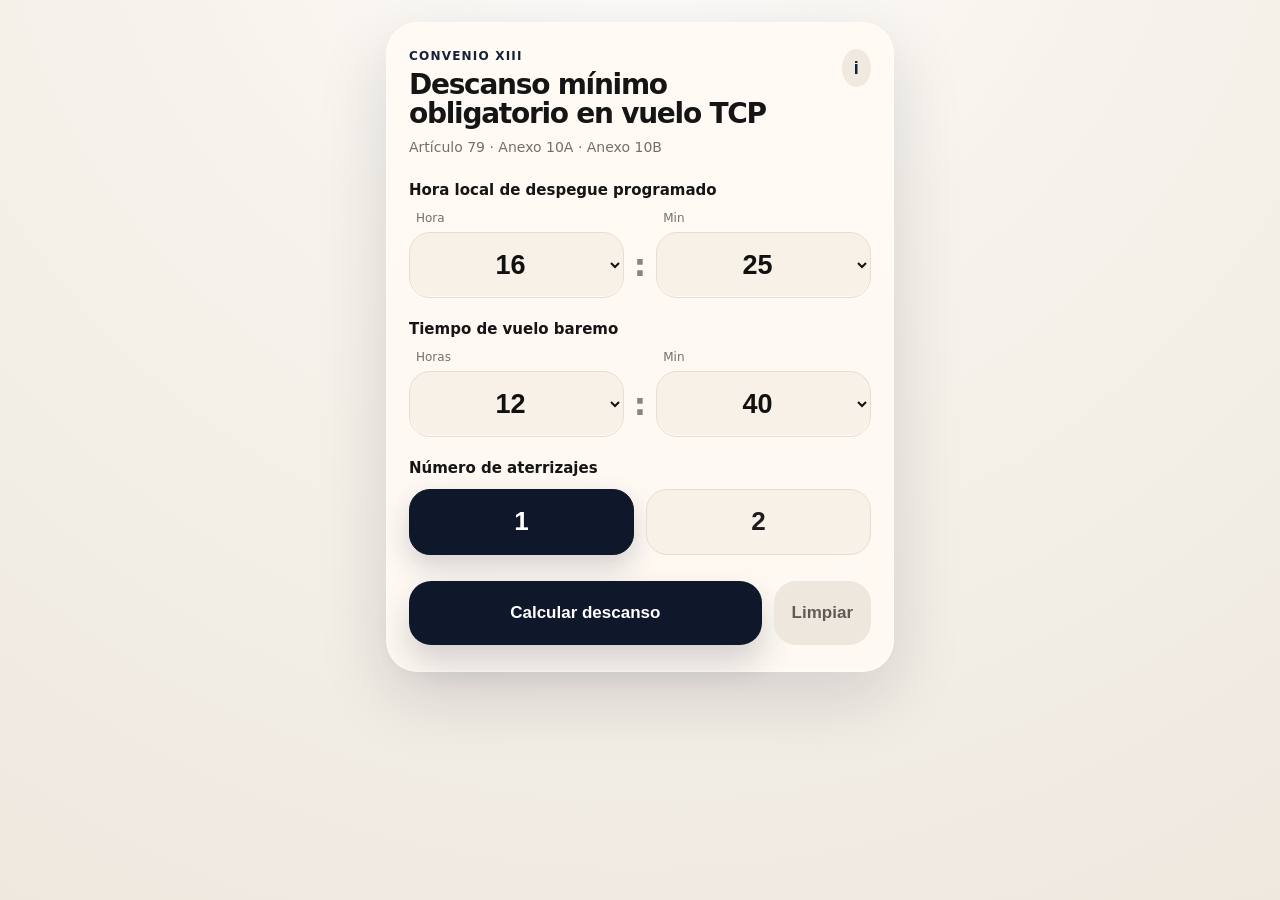
<file: index.html>
<!doctype html>
<html lang="es">
<head>
  <meta charset="utf-8" />
  <meta name="viewport" content="width=device-width, initial-scale=1, viewport-fit=cover" />
  <meta name="theme-color" content="#0f172a" />
  <meta name="apple-mobile-web-app-capable" content="yes" />
  <meta name="apple-mobile-web-app-title" content="Descanso TCP" />
  <meta name="apple-mobile-web-app-status-bar-style" content="black-translucent" />
  <title>Descanso mínimo obligatorio en vuelo TCP</title>
  <link rel="manifest" href="manifest.webmanifest" />
  <link rel="apple-touch-icon" href="icons/icon-192.png" />
  <link rel="stylesheet" href="style.css" />
</head>
<body>
  <div id="splash" class="splash" aria-hidden="true">
    <img src="icons/icon-192.png" alt="" class="splash-icon" />
    <h1>Descanso mínimo obligatorio en vuelo TCP</h1>
    <p>Convenio XIII</p>
    <small>© 2026 Callaloro · XIII Convenio TCP</small>
  </div>

  <main class="app-shell">
    <section class="card">
      <header class="top">
        <div>
          <p class="eyebrow">Convenio XIII</p>
          <h1>Descanso mínimo obligatorio en vuelo TCP</h1>
          <p class="sub">Artículo 79 · Anexo 10A · Anexo 10B</p>
        </div>
        <button id="infoBtn" class="icon-btn" type="button" aria-label="Información">i</button>
      </header>

      <form id="calcForm" class="form">
        <div class="field">
          <label>Hora local de despegue programado</label>
          <div class="wheel">
            <div class="select-wrap"><span>Hora</span><select id="depH"></select></div>
            <strong>:</strong>
            <div class="select-wrap"><span>Min</span><select id="depM"></select></div>
          </div>
        </div>

        <div class="field">
          <label>Tiempo de vuelo baremo</label>
          <div class="wheel">
            <div class="select-wrap"><span>Horas</span><select id="fltH"></select></div>
            <strong>:</strong>
            <div class="select-wrap"><span>Min</span><select id="fltM"></select></div>
          </div>
        </div>

        <div class="field">
          <label>Número de aterrizajes</label>
          <div class="segmented" role="group" aria-label="Número de aterrizajes">
            <button class="seg active" id="seg1" type="button">1</button>
            <button class="seg" id="seg2" type="button">2</button>
          </div>
        </div>

        <div class="actions">
          <button id="calc" class="primary" type="submit">Calcular descanso</button>
          <button id="clear" class="secondary" type="button">Limpiar</button>
        </div>
      </form>

      <section id="result" class="result" aria-live="polite"></section>
    </section>
  </main>

  <dialog id="infoDialog" class="dialog">
    <button id="closeInfo" class="close" type="button">×</button>
    <img src="icons/icon-192.png" alt="" class="about-icon" />
    <h2>Descanso mínimo obligatorio en vuelo TCP</h2>
    <p>Convenio XIII</p>
    <ul>
      <li>Artículo 79 – Límites de actividad aérea</li>
      <li>Anexo 10A – Descanso en vuelo</li>
      <li>Anexo 10B – Descanso con exceso de actividad</li>
    </ul>
    <p class="version">Versión 2.0.0 beta<br>© 2026 Callaloro · XIII Convenio TCP</p>
  </dialog>

  <script src="app.js"></script>
</body>
</html>
</file>
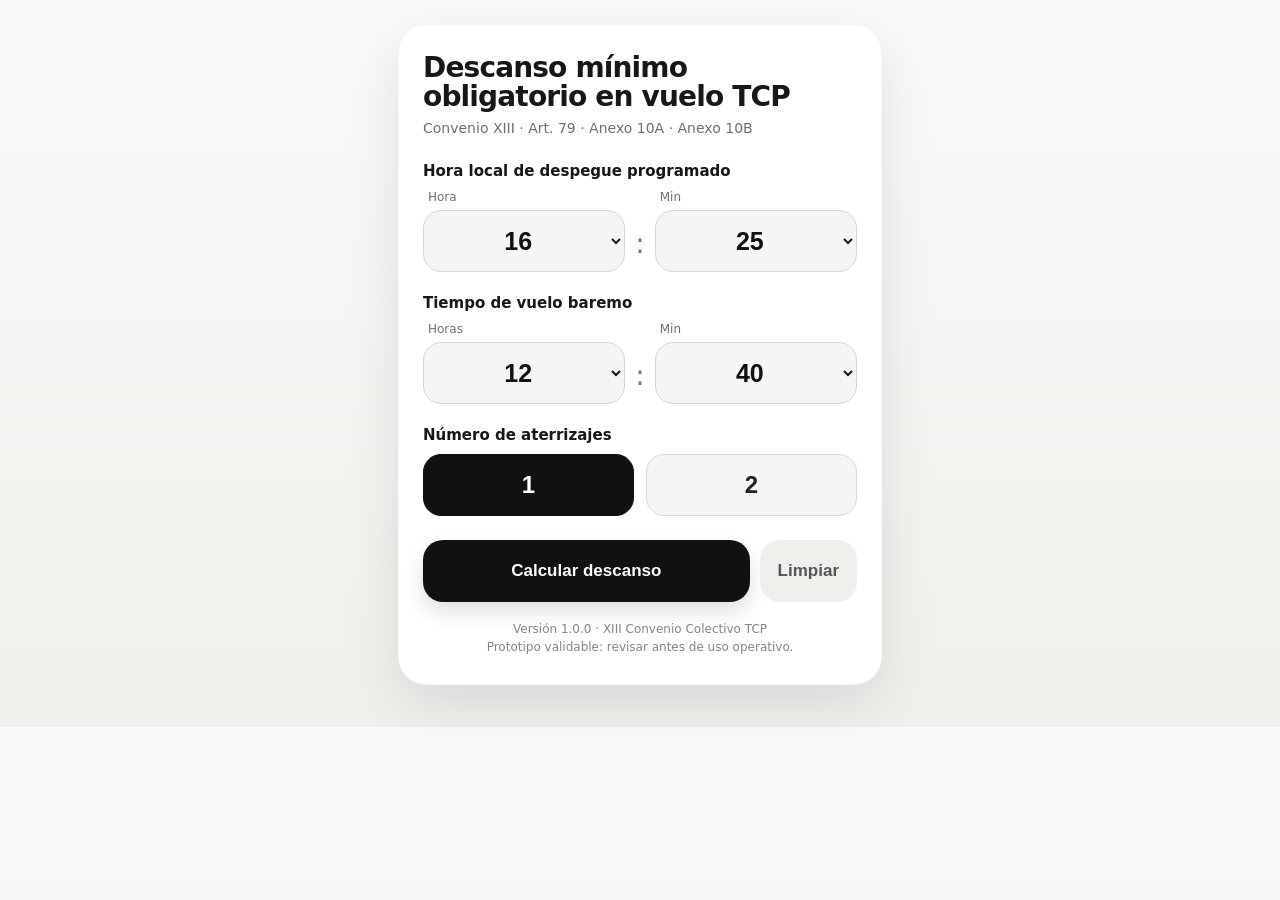
<file: descanso_tcp_pwa_v1/index.html>
<!doctype html>
<html lang="es">
<head>
<meta charset="utf-8" />
<meta name="viewport" content="width=device-width, initial-scale=1, viewport-fit=cover" />
<title>Descanso mínimo obligatorio en vuelo TCP</title>

<meta name="theme-color" content="#f7f7f5" />
<meta name="mobile-web-app-capable" content="yes" />
<meta name="apple-mobile-web-app-capable" content="yes" />
<meta name="apple-mobile-web-app-title" content="Descanso TCP" />
<meta name="apple-mobile-web-app-status-bar-style" content="default" />
<link rel="manifest" href="manifest.webmanifest" />
<link rel="icon" href="icons/icon-192.png" sizes="192x192" />
<link rel="apple-touch-icon" href="icons/icon-192.png" />
<style>
:root{
  --bg:#f7f7f5; --card:#ffffff; --text:#171717; --muted:#6f6f6f; --line:#e7e2dc;
  --accent:#b00020; --accent2:#f6eef0; --ok:#107c41; --warn:#a15c00;
  --shadow: 0 18px 55px rgba(0,0,0,.10);
}
*{box-sizing:border-box} body{margin:0;font-family:Inter,Roboto,system-ui,-apple-system,Segoe UI,sans-serif;background:linear-gradient(180deg,#fafaf8,#f0efec);color:var(--text);}
.wrap{max-width:520px;margin:0 auto;padding:24px 18px 42px;}
.card{background:var(--card);border-radius:28px;padding:28px 24px;box-shadow:var(--shadow);border:1px solid rgba(0,0,0,.04)}
h1{font-size:28px;line-height:1.05;margin:0 0 8px;font-weight:850;letter-spacing:-.03em}.sub{font-size:14px;color:var(--muted);margin:0 0 26px}
.field{margin:22px 0}.label{font-size:15px;font-weight:750;margin:0 0 10px}.wheel{display:grid;grid-template-columns:1fr auto 1fr;gap:10px;align-items:center}.colon{font-size:28px;color:#777;margin-top:26px}.selectbox{display:flex;flex-direction:column;gap:6px}.selectbox span{font-size:12px;color:var(--muted);padding-left:5px}
select{width:100%;font-size:25px;font-weight:650;padding:15px 14px;border-radius:18px;border:1px solid #d8d5d1;background:#f6f5f3;color:#111;appearance:auto;text-align:center;min-height:62px}
.segmented{display:grid;grid-template-columns:1fr 1fr;gap:12px}.seg{border:1px solid #ddd8d2;background:#f6f5f3;border-radius:18px;min-height:62px;font-size:24px;font-weight:800;color:#222}.seg.active{background:#111;color:#fff;border-color:#111}
.actions{display:grid;grid-template-columns:1fr auto;gap:10px;align-items:center;margin-top:24px}.btn{border:none;border-radius:20px;min-height:62px;padding:0 18px;font-size:17px;font-weight:850;background:#111;color:white;box-shadow:0 10px 20px rgba(0,0,0,.12)}.clear{background:#f1efec;color:#555;box-shadow:none;min-width:70px}.btn:active,.seg:active{transform:scale(.985)}
.result{margin-top:24px;border-radius:24px;padding:22px;background:#f7f5f3;border:1px solid var(--line);display:none;opacity:0;transform:translateY(10px);transition:.28s ease}.result.show{display:block;opacity:1;transform:translateY(0)}.status{font-size:13px;text-transform:uppercase;letter-spacing:.08em;font-weight:800;color:var(--muted);margin-bottom:8px}.rest{font-size:42px;font-weight:900;letter-spacing:-.04em}.rest.warn{color:var(--accent)}.mini{margin-top:12px;color:var(--muted);font-size:14px;line-height:1.4}.detailsBtn{margin-top:16px;border:none;background:transparent;color:#111;font-weight:800;font-size:15px;padding:8px 0}.details{display:none;border-top:1px solid var(--line);margin-top:12px;padding-top:16px}.details.open{display:block}.row{display:flex;justify-content:space-between;gap:16px;padding:8px 0;border-bottom:1px solid rgba(0,0,0,.05);font-size:14px}.row b{font-weight:800}.note{margin-top:14px;font-size:12px;color:var(--muted);line-height:1.35}.error{background:#fff0f2;border-left:6px solid var(--accent);padding:16px;border-radius:18px;font-weight:750;line-height:1.3}.footer{font-size:12px;color:#858585;text-align:center;margin:18px 0 0;line-height:1.5}.tests{display:none;margin-top:18px;background:#fbfbfa;border:1px solid var(--line);border-radius:18px;padding:14px}.testok{color:var(--ok)}.testbad{color:var(--accent)}
@media (prefers-color-scheme: dark){:root{--bg:#111;--card:#1b1b1b;--text:#f5f5f5;--muted:#aaa;--line:#333}.card{background:#1b1b1b}body{background:#111}select,.seg{background:#262626;color:#fff;border-color:#333}.result{background:#222}.clear{background:#2a2a2a;color:#ddd}.btn{background:#fff;color:#111}.seg.active{background:#fff;color:#111;border-color:#fff}.detailsBtn{color:#fff}.error{background:#31151b}.footer{color:#999}}
</style>
</head>
<body>
<div class="wrap"><div class="card">
  <h1>Descanso mínimo obligatorio en vuelo TCP</h1>
  <p class="sub">Convenio XIII · Art. 79 · Anexo 10A · Anexo 10B</p>

  <div class="field"><p class="label">Hora local de despegue programado</p><div class="wheel">
    <div class="selectbox"><span>Hora</span><select id="depH"></select></div><div class="colon">:</div><div class="selectbox"><span>Min</span><select id="depM"></select></div>
  </div></div>

  <div class="field"><p class="label">Tiempo de vuelo baremo</p><div class="wheel">
    <div class="selectbox"><span>Horas</span><select id="fltH"></select></div><div class="colon">:</div><div class="selectbox"><span>Min</span><select id="fltM"></select></div>
  </div></div>

  <div class="field"><p class="label">Número de aterrizajes</p><div class="segmented">
    <button class="seg active" id="seg1" type="button">1</button><button class="seg" id="seg2" type="button">2</button>
  </div></div>

  <div class="actions"><button class="btn" id="calc" type="button">Calcular descanso</button><button class="btn clear" id="clear" type="button">Limpiar</button></div>

  <div id="result" class="result"></div>
  <div id="tests" class="tests"></div>
  <p class="footer">Versión 1.0.0 · XIII Convenio Colectivo TCP<br>Prototipo validable: revisar antes de uso operativo.</p>
</div></div>
<script>
const $=id=>document.getElementById(id);
const pad=n=>String(n).padStart(2,'0');
const fmt=m=>`${Math.floor(m/60)} h ${pad(m%60)} min`;
const fmtShort=m=>`${Math.floor(m/60)}:${pad(m%60)}`;
const toMin=s=>{let [h,m]=s.split(':').map(Number);return h*60+m};
const inRange=(x,start,end)=> start<=end ? x>=start&&x<=end : x>=start||x<=end;
function addOpts(sel,from,to,step=1){for(let i=from;i<=to;i+=step){const o=document.createElement('option');o.value=i;o.textContent=pad(i);sel.appendChild(o)}}
addOpts($('depH'),0,23); addOpts($('depM'),0,59); addOpts($('fltH'),8,16); addOpts($('fltM'),0,59);
let landings=1;
$('seg1').onclick=()=>{landings=1;$('seg1').classList.add('active');$('seg2').classList.remove('active');save()}
$('seg2').onclick=()=>{landings=2;$('seg2').classList.add('active');$('seg1').classList.remove('active');save()}

// Artículo 79 – Límites de actividad aérea. Solo 1 y 2 aterrizajes.
const art79=[
 {start:'07:01',end:'15:00',limits:{1:'14:00',2:'14:00'},label:'07:01–15:00'},
 {start:'15:01',end:'18:00',limits:{1:'13:30',2:'13:00'},label:'15:01–18:00'},
 {start:'18:01',end:'23:00',limits:{1:'12:30',2:'12:00'},label:'18:01–23:00'},
 {start:'23:01',end:'06:00',limits:{1:'11:30',2:'11:00'},label:'23:01–06:00'},
 {start:'06:01',end:'07:00',limits:{1:'13:30',2:'13:00'},label:'06:01–07:00'},
];
const anexo10A=[
 {from:'08:01',to:'09:00',rest:'01:00',label:'08:01–09:00'},
 {from:'09:01',to:'10:00',rest:'01:15',label:'09:01–10:00'},
 {from:'10:01',to:'11:00',rest:'01:30',label:'10:01–11:00'},
 {from:'11:01',to:'12:00',rest:'02:00',label:'11:01–12:00'},
 {from:'12:01',to:'12:30',rest:'02:50',label:'12:01–12:30'},
];
// Anexo 10B leído de la tabla enviada. Se usa por tiempo de vuelo y por actividad; se toma el descanso más favorable.
const anexo10B=[
 {flightFrom:'10:01',flightTo:'11:00',actFrom:'11:46',actTo:'12:45',rules:[{min:1,max:30,rest:'01:45',label:'01–30 min'},{min:31,max:60,rest:'02:00',label:'31–60 min'}],label:'10:01–11:00 / 11:46–12:45'},
 {flightFrom:'11:01',flightTo:'12:00',actFrom:'12:46',actTo:'13:45',rules:[{min:1,max:30,rest:'02:15',label:'01–30 min'},{min:31,max:60,rest:'02:30',label:'31–60 min'},{min:61,max:999,rest:'02:45',label:'Más de 60 min'}],label:'11:01–12:00 / 12:46–13:45'},
 {flightFrom:'12:01',flightTo:'12:30',actFrom:'13:46',actTo:'14:15',rules:[{min:1,max:999,rest:'02:55',label:'Desde 01 min'}],label:'12:01–12:30 / 13:46–14:15'},
 {flightFrom:'12:31',flightTo:'13:30',actFrom:'14:16',actTo:'15:15',rules:[{min:1,max:30,rest:'02:55',label:'01–30 min'},{min:31,max:60,rest:'03:10',label:'31–60 min'},{min:61,max:999,rest:'03:25',label:'Más de 60 min'}],label:'12:31–13:30 / 14:16–15:15'},
 {flightFrom:'13:31',flightTo:'14:30',actFrom:'15:16',actTo:'16:15',rules:[{min:61,max:150,rest:'03:25',label:'61–150 min'},{min:151,max:270,rest:'03:40',label:'151–270 min'}],label:'13:31–14:30 / 15:16–16:15'},
];
function artLimit(dep,lands){const row=art79.find(r=>inRange(dep,toMin(r.start),toMin(r.end))); if(!row) return null; return {row,limit:toMin(row.limits[lands])};}
function lookupA(flt){const r=anexo10A.find(x=>flt>=toMin(x.from)&&flt<=toMin(x.to)); return r?{row:r,rest:toMin(r.rest)}:null;}
function lookupBBy(kind,val,excess){let out=[]; for(const r of anexo10B){const from=toMin(kind==='flight'?r.flightFrom:r.actFrom), to=toMin(kind==='flight'?r.flightTo:r.actTo); if(val>=from&&val<=to){const rule=r.rules.find(q=>excess>=q.min&&excess<=q.max); if(rule) out.push({kind,row:r,rule,rest:toMin(rule.rest)});}}
return out[0]||null;}
function calculate(dep,flt,lands){const activity=flt+105; const lim=artLimit(dep,lands); if(!lim) throw new Error('La hora de despegue no encaja en el Artículo 79.'); const excess=activity-lim.limit;
 if(excess<=0){const a=lookupA(flt); if(!a) throw new Error('Actividad dentro de límites, pero el tiempo de vuelo no encaja en el Anexo 10A cargado. Falta completar esa franja.'); return {ok:true,type:'10A',rest:a.rest,activity,limit:lim.limit,artRow:lim.row,excess,detailA:a};}
 const byFlight=lookupBBy('flight',flt,excess); const byAct=lookupBBy('activity',activity,excess); const candidates=[byFlight,byAct].filter(Boolean); if(!candidates.length) throw new Error('Actividad excedida, pero el caso no encaja en el Anexo 10B cargado. Falta completar/verificar esa franja.'); const best=candidates.reduce((a,b)=>a.rest>=b.rest?a:b); return {ok:true,type:'10B',rest:best.rest,activity,limit:lim.limit,artRow:lim.row,excess,byFlight,byAct,best};}
function render(res,inp){let html='';
 if(res.error){html=`<div class="error">${res.error}</div>`} else {
 const warn=res.type==='10B';
 html=`<div class="status">${warn?'Supera límite · Anexo 10B':'Dentro de límite · Anexo 10A'}</div><div class="rest ${warn?'warn':''}">${fmt(res.rest)}</div><div class="mini">Actividad ${fmtShort(res.activity)} · Límite ${fmtShort(res.limit)} · ${res.excess>0?'Exceso '+res.excess+' min':'sin exceso'}</div><button class="detailsBtn" onclick="document.getElementById('details').classList.toggle('open')">Ver cálculo</button><div class="details" id="details">
 <div class="row"><b>Hora despegue</b><span>${pad(Math.floor(inp.dep/60))}:${pad(inp.dep%60)}</span></div>
 <div class="row"><b>Tiempo de vuelo baremo</b><span>${fmtShort(inp.flt)}</span></div>
 <div class="row"><b>Actividad</b><span>${fmtShort(res.activity)} = vuelo + 1:45</span></div>
 <div class="row"><b>Artículo 79</b><span>${res.artRow.label} · ${inp.lands} aterrizaje${inp.lands>1?'s':''}</span></div>
 <div class="row"><b>Límite actividad aérea</b><span>${fmtShort(res.limit)}</span></div>
 <div class="row"><b>Exceso</b><span>${res.excess>0?res.excess+' min':'No supera'}</span></div>`;
 if(res.type==='10A') html+=`<div class="row"><b>Anexo 10A</b><span>${res.detailA.row.label}</span></div><div class="row"><b>Descanso</b><span>${fmt(res.rest)}</span></div>`;
 else {html+=`<div class="row"><b>Anexo 10B por vuelo</b><span>${res.byFlight?res.byFlight.row.flightFrom+'–'+res.byFlight.row.flightTo+' · '+res.byFlight.rule.label+' → '+fmt(res.byFlight.rest):'No aplica / no cargado'}</span></div><div class="row"><b>Anexo 10B por actividad</b><span>${res.byAct?res.byAct.row.actFrom+'–'+res.byAct.row.actTo+' · '+res.byAct.rule.label+' → '+fmt(res.byAct.rest):'No aplica / no cargado'}</span></div><div class="row"><b>Criterio aplicado</b><span>Mayor descanso favorable: ${fmt(res.rest)}</span></div>`;}
 html+=`</div><div class="note">Este prototipo usa las tablas transcritas en la conversación. Validar contra convenio antes de uso operativo.</div>`;
 }
 const el=$('result'); el.innerHTML=html; el.style.display='block'; requestAnimationFrame(()=>el.classList.add('show'));
}
function current(){return {dep:Number($('depH').value)*60+Number($('depM').value), flt:Number($('fltH').value)*60+Number($('fltM').value), lands:landings}}
function save(){localStorage.setItem('tcpRestV1',JSON.stringify({depH:$('depH').value,depM:$('depM').value,fltH:$('fltH').value,fltM:$('fltM').value,landings}))}
function load(){const s=localStorage.getItem('tcpRestV1'); if(s){try{const v=JSON.parse(s); $('depH').value=v.depH||'16';$('depM').value=v.depM||'25';$('fltH').value=v.fltH||'12';$('fltM').value=v.fltM||'40';landings=v.landings||1;}catch(e){}} else {$('depH').value='16';$('depM').value='25';$('fltH').value='12';$('fltM').value='40';landings=1} $('seg1').classList.toggle('active',landings===1);$('seg2').classList.toggle('active',landings===2)}
['depH','depM','fltH','fltM'].forEach(id=>$(id).addEventListener('change',save));
$('calc').onclick=()=>{save(); if(navigator.vibrate) navigator.vibrate(15); const inp=current(); try{render(calculate(inp.dep,inp.flt,inp.lands),inp)}catch(e){render({error:e.message},inp)}};
$('clear').onclick=()=>{localStorage.removeItem('tcpRestV1');$('depH').value='16';$('depM').value='25';$('fltH').value='12';$('fltM').value='40';landings=1;$('seg1').classList.add('active');$('seg2').classList.remove('active');$('result').classList.remove('show');$('result').style.display='none'};
load();
</script>
<script>
if ('serviceWorker' in navigator && location.protocol !== 'file:') {
  window.addEventListener('load', () => {
    navigator.serviceWorker.register('./service-worker.js').catch(() => {});
  });
}
</script>
</body></html>
</file>
<file: style.css>
:root{
  --bg:#f6f3ef; --card:#fffaf4; --text:#151515; --muted:#73706c; --line:#e7ded2;
  --night:#0f172a; --moon:#f6e9c7; --accent:#15203a; --danger:#a12a2a;
  --shadow:0 24px 70px rgba(15,23,42,.14); --radius:32px;
}
*{box-sizing:border-box} html{height:100%;} body{margin:0;min-height:100%;font-family:Inter,Roboto,system-ui,-apple-system,Segoe UI,sans-serif;background:radial-gradient(circle at 50% -20%,#fff 0,#f7f3ec 38%,#eee8df 100%);color:var(--text);}
.splash{position:fixed;inset:0;background:linear-gradient(180deg,#101a31,#0f172a);z-index:20;display:grid;place-items:center;text-align:center;padding:28px;color:white;animation:splashOut .55s ease 1.1s forwards}.splash-icon{width:104px;height:104px;border-radius:25px;box-shadow:0 18px 45px rgba(0,0,0,.3);animation:floatIn .7s ease}.splash h1{max-width:340px;margin:22px 0 6px;font-size:25px;line-height:1.08;letter-spacing:-.04em}.splash p{margin:0;color:#dbe4ff;font-weight:700}.splash small{position:absolute;bottom:28px;color:#b9c2d6;font-size:12px}
@keyframes splashOut{to{opacity:0;visibility:hidden;transform:scale(1.015)}} @keyframes floatIn{from{opacity:0;transform:translateY(10px) scale(.96)}to{opacity:1;transform:none}}
.app-shell{max-width:540px;margin:0 auto;padding:22px 16px 42px;padding-top:max(22px,env(safe-area-inset-top));}.card{background:rgba(255,250,244,.92);backdrop-filter:blur(16px);border:1px solid rgba(255,255,255,.7);border-radius:var(--radius);padding:26px 22px;box-shadow:var(--shadow)}.top{display:flex;align-items:flex-start;justify-content:space-between;gap:16px}.eyebrow{margin:0 0 8px;color:var(--accent);font-weight:850;text-transform:uppercase;letter-spacing:.1em;font-size:12px}.top h1{margin:0;font-size:28px;line-height:1.03;letter-spacing:-.045em}.sub{margin:10px 0 0;color:var(--muted);font-size:14px}.icon-btn{width:38px;height:38px;border:none;border-radius:50%;background:#efe9df;color:var(--accent);font-size:18px;font-weight:900}.form{margin-top:26px}.field{margin:22px 0}.field label{display:block;margin-bottom:12px;font-size:15px;font-weight:820}.wheel{display:grid;grid-template-columns:1fr auto 1fr;gap:10px;align-items:center}.wheel strong{font-size:31px;color:#8c847a;margin-top:22px}.select-wrap{display:flex;flex-direction:column;gap:7px}.select-wrap span{font-size:12px;color:var(--muted);padding-left:7px}select{width:100%;border:1px solid var(--line);background:#f7f1e8;color:#111;border-radius:21px;min-height:66px;padding:12px;font-size:27px;font-weight:760;text-align:center;box-shadow:inset 0 -1px 0 rgba(255,255,255,.8)}.segmented{display:grid;grid-template-columns:1fr 1fr;gap:12px}.seg{border:1px solid var(--line);background:#f7f1e8;color:#1c1c1c;border-radius:21px;min-height:66px;font-size:26px;font-weight:900;transition:.18s ease}.seg.active{background:var(--night);color:white;border-color:var(--night);box-shadow:0 12px 28px rgba(15,23,42,.18)}.actions{display:grid;grid-template-columns:1fr auto;gap:12px;margin-top:26px}.primary,.secondary{border:none;border-radius:22px;min-height:64px;padding:0 18px;font-weight:900;font-size:17px;transition:.18s ease}.primary{background:var(--night);color:white;box-shadow:0 18px 34px rgba(15,23,42,.18)}.secondary{background:#eee7dd;color:#605b55}.primary:active,.secondary:active,.seg:active,.icon-btn:active{transform:scale(.985)}.result{display:none;margin-top:24px;border:1px solid var(--line);border-radius:27px;padding:22px;background:linear-gradient(180deg,#fff,#f8f1e9);opacity:0;transform:translateY(12px);transition:.32s ease}.result.show{display:block;opacity:1;transform:none}.kicker{text-transform:uppercase;letter-spacing:.09em;font-weight:900;color:var(--muted);font-size:12px}.rest{font-size:45px;line-height:1;margin:9px 0 10px;font-weight:950;letter-spacing:-.055em;color:var(--night)}.rest.warn{color:var(--danger)}.summary{color:var(--muted);line-height:1.45;font-size:14px}.details-toggle{margin-top:15px;background:transparent;border:none;color:var(--night);padding:10px 0;font-size:15px;font-weight:900}.details{display:none;border-top:1px solid var(--line);margin-top:10px;padding-top:14px}.details.open{display:block}.row{display:flex;justify-content:space-between;gap:18px;padding:9px 0;border-bottom:1px solid rgba(0,0,0,.055);font-size:14px}.row b{font-weight:850}.row span{text-align:right;color:#47423d}.note{margin:14px 0 0;color:var(--muted);font-size:12px;line-height:1.35}.error{padding:16px;border-radius:20px;background:#fff0f0;border-left:6px solid var(--danger);font-weight:800;line-height:1.35}.dialog{border:none;border-radius:28px;padding:28px;max-width:390px;width:calc(100% - 34px);background:#fffaf4;color:var(--text);box-shadow:0 28px 80px rgba(0,0,0,.28)}.dialog::backdrop{background:rgba(15,23,42,.46);backdrop-filter:blur(3px)}.close{position:absolute;right:16px;top:12px;width:36px;height:36px;border:none;border-radius:50%;background:#eee7dd;font-size:25px}.about-icon{width:76px;height:76px;border-radius:18px}.dialog h2{font-size:24px;line-height:1.05;letter-spacing:-.04em}.dialog ul{padding-left:18px;color:#4d4740}.version{color:var(--muted);font-size:13px;line-height:1.45}
@media (prefers-color-scheme:dark){:root{--bg:#101010;--card:#171717;--text:#f7f1ea;--muted:#aaa29a;--line:#302d2a;--accent:#f6e9c7}.splash{background:#0f172a}body{background:radial-gradient(circle at 50% -20%,#202b42 0,#111827 38%,#090b10 100%)}.card{background:rgba(23,23,23,.9);border-color:rgba(255,255,255,.06)}select,.seg{background:#24211e;color:#f8f1ea;border-color:#34302c}.seg.active,.primary{background:#f8f1ea;color:#101010}.secondary,.icon-btn{background:#24211e;color:#f8f1ea}.result{background:linear-gradient(180deg,#1d1b19,#171717)}.rest{color:#f8f1ea}.row span{color:#d8d0c8}.dialog{background:#171717;color:#f7f1ea}.close{background:#24211e;color:#f8f1ea}.error{background:#321719}}
</file>
